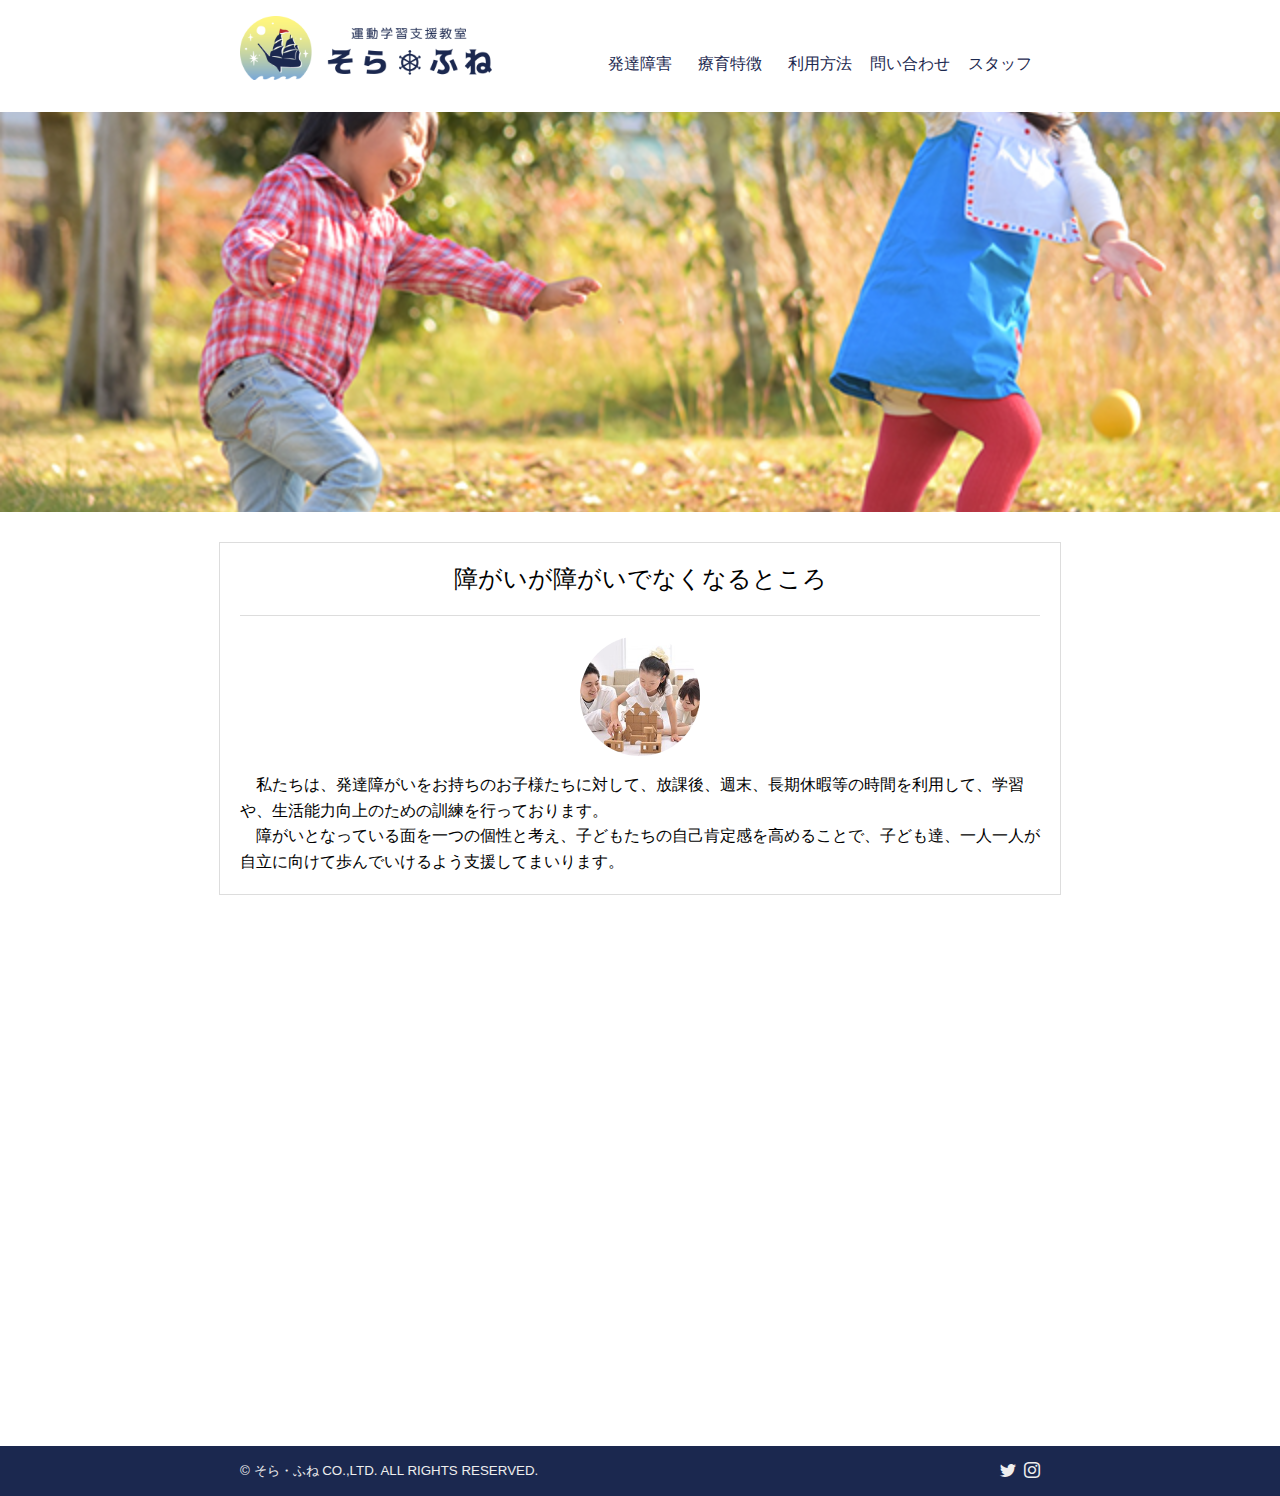
<file: index.html>
<!DOCTYPE html>
<html lang="ja">
<head>
  <meta charset="UTF-8">
  <meta http-equiv="X-UA-Compatible" content="IE=edge">
  <meta name="viewport" content="width=device-width, initial-scale=1.0">
  <title>そら・ふね</title>
  <link rel="icon" href="img/favicon.png">
  <link href="https://fonts.googleapis.com/icon?family=Material+Icons" rel="stylesheet">
  <link rel="stylesheet" href="https://cdn.jsdelivr.net/npm/bootstrap-icons@1.7.2/font/bootstrap-icons.css">
  <link rel="stylesheet" href="css/style.css">
</head>
<body>
  <header>
    <div class="container">
      <div class="logo">
        <a href="index.html">
          <h1><img src="img/logo.png" alt="そら・ふね長浦" width="252" height="64"></h1>
        </a>
      </div>
      <!-- <form action=""><input type="text" name="" id=""><button><i class="bi bi-search"></i></button></form> -->    
      <div class="pc-menu">
        <nav>
          <ul>
            <li><a href="disability.html">発達障害</a></li>
            <li><a href="about.html">療育特徴</a></li>
            <li><a href="flow.html">利用方法</a></li>
            <li><a href="contact.html">問い合わせ</a></li>
            <li><a href="staff.html">スタッフ</a></li>
          </ul>
        </nav>
      </div>
      <div class="sp-menu">
        <span class="material-icons" id="open">menu</span>
        <!-- <nav>
          <ul>
            <li><a href="#"><i class="bi bi-telephone-fill"></i>TEL</a></li>
            <li><a href="#"><i class="bi bi-telegram"></i>Mail</a></li>
          </ul>
      </nav> -->
      </div>
    </div>
  </header>
    <div class="overlay">
    <span class="material-icons" id="close">close</span>
      <nav>
        <ul>
          <li><a href="index.html">HOME</a></li>
          <li><img src="img/buta.png" width="32px" height="32px"><a href="disability.html">　発達障害とは？</a></li>
          <li><img src="img/usi.png"  width="32px" height="32px"><a href="about.html">　そら・ふねの療育</a></li>
          <li><img src="img/nezumi.png"  width="32px" height="32px"><a href="flow.html">　ご利用までの流れ</a></li>
          <li><img src="img/tora.png"  width="32px" height="32px"><a href="contact.html">　お問い合わせ</a></li>
          <li><img src="img/usi.png"  width="32px" height="32px"><a href="staff.html">　スタッフ紹介</a></li>
        </ul>
      </nav>
  </div>





  <section class="hero">
    <img src="img/hero1.png" alt="">
  </section>

  <section class="story">
    <div class="container">
      <h1>障がいが障がいでなくなるところ</h1>
        <figure><img src="img/pic_s1.jpg" alt=""></figure>
      <p>　私たちは、発達障がいをお持ちのお子様たちに対して、放課後、週末、長期休暇等の時間を利用して、学習や、生活能力向上のための訓練を行っております。<br>
　障がいとなっている面を一つの個性と考え、子どもたちの自己肯定感を高めることで、子ども達、一人一人が自立に向けて歩んでいけるよう支援してまいります。
</p>
    </div>
  </section>

  <section class="contents">
    <div class="container">
        <h1 class="animate">Menu</h1>   
      <ul>
        <li class="animate">
          <a href="disability.html">
            <img src="img/pic_s2.jpg" alt="">
            <h2>発達障害とは</h2>
          </a>
        </li>
        <li  class="animate">
          <a href="about.html">
            <img src="img/pic_s3.jpg" alt="">
            <h2>そら・ふねの療育</h2>
          </a>
        </li>
        <li  class="animate">
          <a href="flow.html">
            <img src="img/pic_s2.jpg" alt="">
            <h2>ご利用までの流れ</h2>
          </a>
        </li>
        <li  class="animate">
          <a href="contact.html">
            <img src="img/pic_s3.jpg" alt="">
            <h2>お問い合わせ</h2>
          </a>
        </li>
        <li  class="animate">
          <a href="staff.html">
            <img src="img/pic_s2.jpg" alt="">
            <h2>スタッフ紹介</h2>
          </a>
        </li>
      </ul>
          <a href="#" class="totop animate">トップへ</a>
    </div>
  </section>





  <footer>
    <div class="container">
      <small>&copy; そら・ふね CO.,LTD. ALL RIGHTS RESERVED.</small>
      <ul>
        <li><a href=""><i class="bi bi-twitter"></i></a></li>
        <li><a href=""><i class="bi bi-instagram"></i></a></li>
      </ul>
    </div>
  </footer>

  <script src="js/main.js"></script>
</body>
</html>
</file>
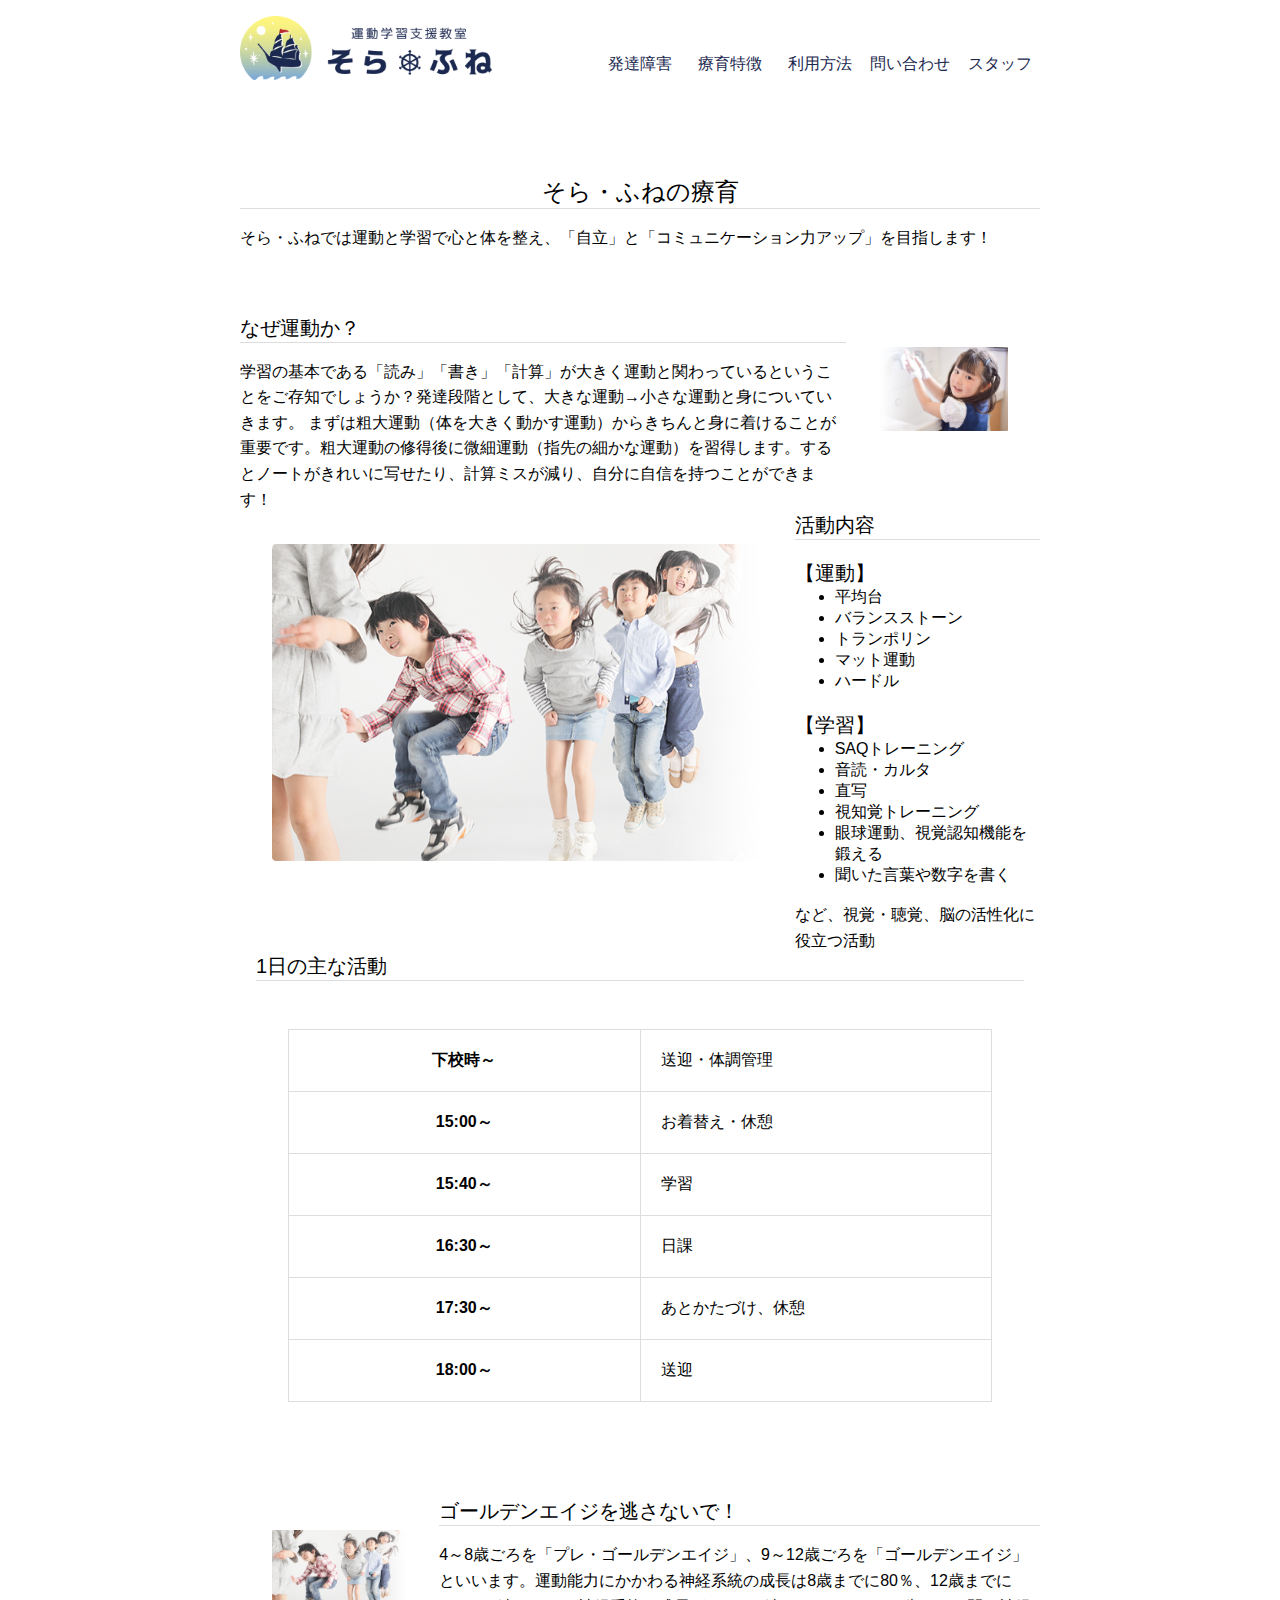
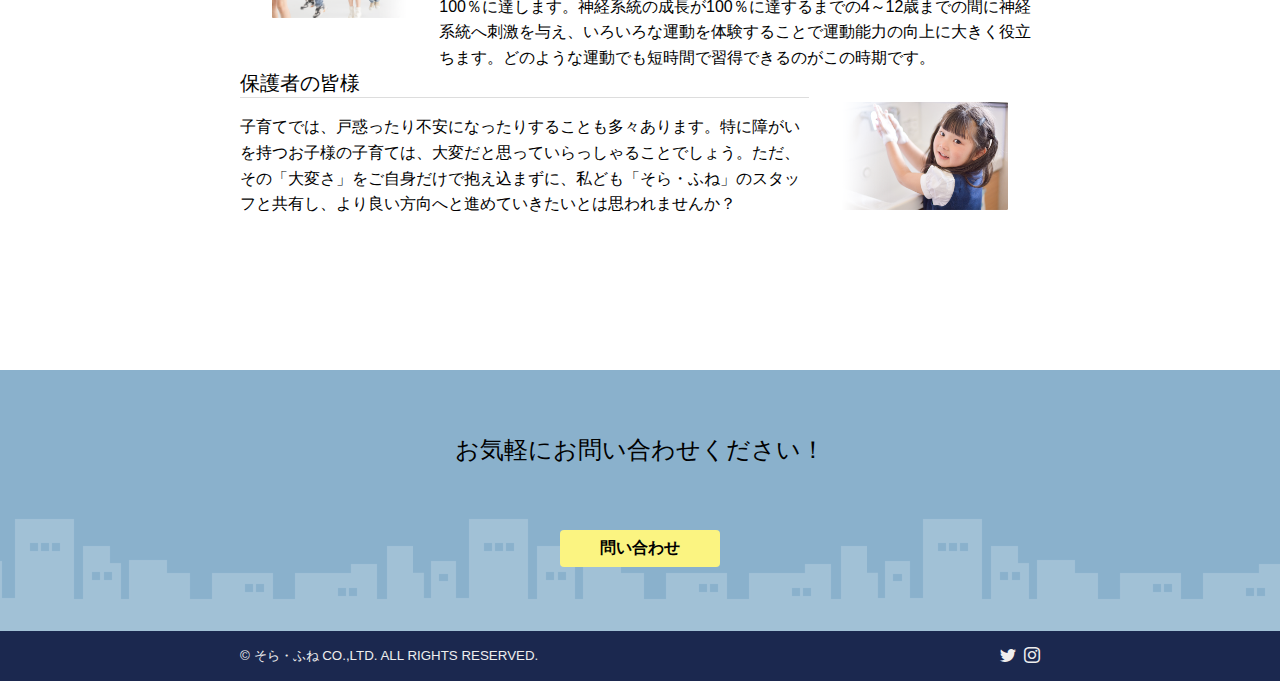
<file: about.html>
<!DOCTYPE html>
<html lang="ja">
<head>
  <meta charset="UTF-8">
  <meta http-equiv="X-UA-Compatible" content="IE=edge">
  <meta name="viewport" content="width=device-width, initial-scale=1.0">
  <title>そら・ふね</title>
  <link rel="icon" href="img/favicon.png">
  <link href="https://fonts.googleapis.com/icon?family=Material+Icons" rel="stylesheet">
  <link rel="stylesheet" href="https://cdn.jsdelivr.net/npm/bootstrap-icons@1.7.2/font/bootstrap-icons.css">
  <link rel="stylesheet" href="css/style.css">
</head>
<body>
  <header>
    <div class="container">
      <div class="logo">
        <a href="index.html">
          <h1><img src="img/logo.png" alt="そら・ふね長浦" width="252" height="64"></h1>
        </a>
      </div>
      <!-- <form action=""><input type="text" name="" id=""><button><i class="bi bi-search"></i></button></form> -->
      
      <div class="pc-menu">
        <nav>
          <ul>
            <li><a href="disability.html">発達障害</a></li>
            <li><a href="about.html">療育特徴</a></li>
            <li><a href="flow.html">利用方法</a></li>
            <li><a href="contact.html">問い合わせ</a></li>
            <li><a href="staff.html">スタッフ</a></li>
          </ul>
        </nav>
      </div>

      <div class="sp-menu">
        <span class="material-icons" id="open">menu</span>
        <!-- <nav>
          <ul>
            <li><a href="#"><i class="bi bi-telephone-fill"></i>TEL</a></li>
            <li><a href="#"><i class="bi bi-telegram"></i>Mail</a></li>
          </ul>
      </nav> -->
      </div>

    </div>
  </header>

    <div class="overlay">
    <span class="material-icons" id="close">close</span>
      <nav>
        <ul>
          <li><a href="index.html">HOME</a></li>
          <li><img src="img/buta.png" width="32px" height="32px"><a href="disability.html">　発達障害とは？</a></li>
          <li><img src="img/usi.png"  width="32px" height="32px"><a href="about.html">　そら・ふねの療育</a></li>
          <li><img src="img/nezumi.png"  width="32px" height="32px"><a href="flow.html">　ご利用までの流れ</a></li>
          <li><img src="img/tora.png"  width="32px" height="32px"><a href="contact.html">　お問い合わせ</a></li>
          <li><img src="img/usi.png"  width="32px" height="32px"><a href="staff.html">　スタッフ紹介</a></li>
        </ul>
      </nav>
  </div>

  <section class="features">
        <div class="container">
          <h1>そら・ふねの療育</h1>
          <p>そら・ふねでは運動と学習で心と体を整え、「自立」と「コミュニケーション力アップ」を目指します！</p>      
        </div>
    
    <div class="container">
      <section>
        <div class="pic">
          <img src="img/migi.png" alt="">
        </div>
        <div class="desc">
          <h2>なぜ運動か？</h2>
          <p>学習の基本である「読み」「書き」「計算」が大きく運動と関わっているということをご存知でしょうか？発達段階として、大きな運動→小さな運動と身についていきます。 まずは粗大運動（体を大きく動かす運動）からきちんと身に着けることが重要です。粗大運動の修得後に微細運動（指先の細かな運動）を習得します。するとノートがきれいに写せたり、計算ミスが減り、自分に自信を持つことができます！</p>
        </div>
      </section>

      <section>
        <div class="pic">
          <img src="img/left.png" alt="">
        </div>
        <div class="desc">
          <h2>活動内容</h2>
          <h3>【運動】</h3>
            <ul>
              <li>平均台</li>
              <li>バランスストーン</li>
              <li>トランポリン</li>
              <li>マット運動</li>
              <li>ハードル</li>
            </ul>
            <p>

            <h3>【学習】</h3>
            <ul>
              <li>SAQトレーニング</li>
              <li>音読・カルタ</li>
              <li>直写</li>
              <li>視知覚トレーニング</li>
              <li>眼球運動、視覚認知機能を鍛える</li>
              <li>聞いた言葉や数字を書く</li>
            </ul>
            <p>など、視覚・聴覚、脳の活性化に役立つ活動</p>
        </div>
      </section>

      <section>
        <div class="container">
          <div class="desc">
              <h2>1日の主な活動</h2>
          </div>
          <div class="pic">  
            <table>
              <tr>
                  <th>下校時～</th>
                  <td>送迎・体調管理</td>
                </tr>
                <tr>
                  <th>15:00～</th>
                  <td>お着替え・休憩</td>
                </tr>
                <tr> 
                  <th>15:40～</th>
                  <td>学習</td>
                </tr>
                <tr> 
                  <th>16:30～</th>
                  <td>日課</td>
                </tr>  
                <tr> 
                  <th>17:30～</th>
                  <td>あとかたづけ、休憩</td>
                </tr>  
                <tr> 
                  <th>18:00～</th>
                  <td>送迎</td>
                </tr>  
            </table>
          </div>
        </div>
      </section>

      <section>
        <div class="pic">
          <img src="img/left.png" alt="">
        </div>
        <div class="desc">
          <h2>ゴールデンエイジを逃さないで！</h2>
          <p>4～8歳ごろを「プレ・ゴールデンエイジ」、9～12歳ごろを「ゴールデンエイジ」といいます。運動能力にかかわる神経系統の成長は8歳までに80％、12歳までに100％に達します。神経系統の成長が100％に達するまでの4～12歳までの間に神経系統へ刺激を与え、いろいろな運動を体験することで運動能力の向上に大きく役立ちます。どのような運動でも短時間で習得できるのがこの時期です。</p>
        </div>
      </section>


      <section>
        <div class="pic">
          <img src="img/migi.png" alt="">
        </div>
        <div class="desc">
          <h2>保護者の皆様</h2>
          <p>子育てでは、戸惑ったり不安になったりすることも多々あります。特に障がいを持つお子様の子育ては、大変だと思っていらっしゃることでしょう。ただ、その「大変さ」をご自身だけで抱え込まずに、私ども「そら・ふね」のスタッフと共有し、より良い方向へと進めていきたいとは思われませんか？</p>
        </div>
      </section>

    </div>
  </section>
  
  <section class="call-to-action">
    <h1>お気軽にお問い合わせください！</h1>
    <a href="#" class="btn">問い合わせ</a>
  </section>

  <footer>
    <div class="container">
      <small>&copy; そら・ふね CO.,LTD. ALL RIGHTS RESERVED.</small>
      <ul>
        <li><a href=""><i class="bi bi-twitter"></i></a></li>
        <li><a href=""><i class="bi bi-instagram"></i></a></li>
      </ul>
    </div>
  </footer>
<script src="js/main.js"></script>
</body>
</html>
</file>
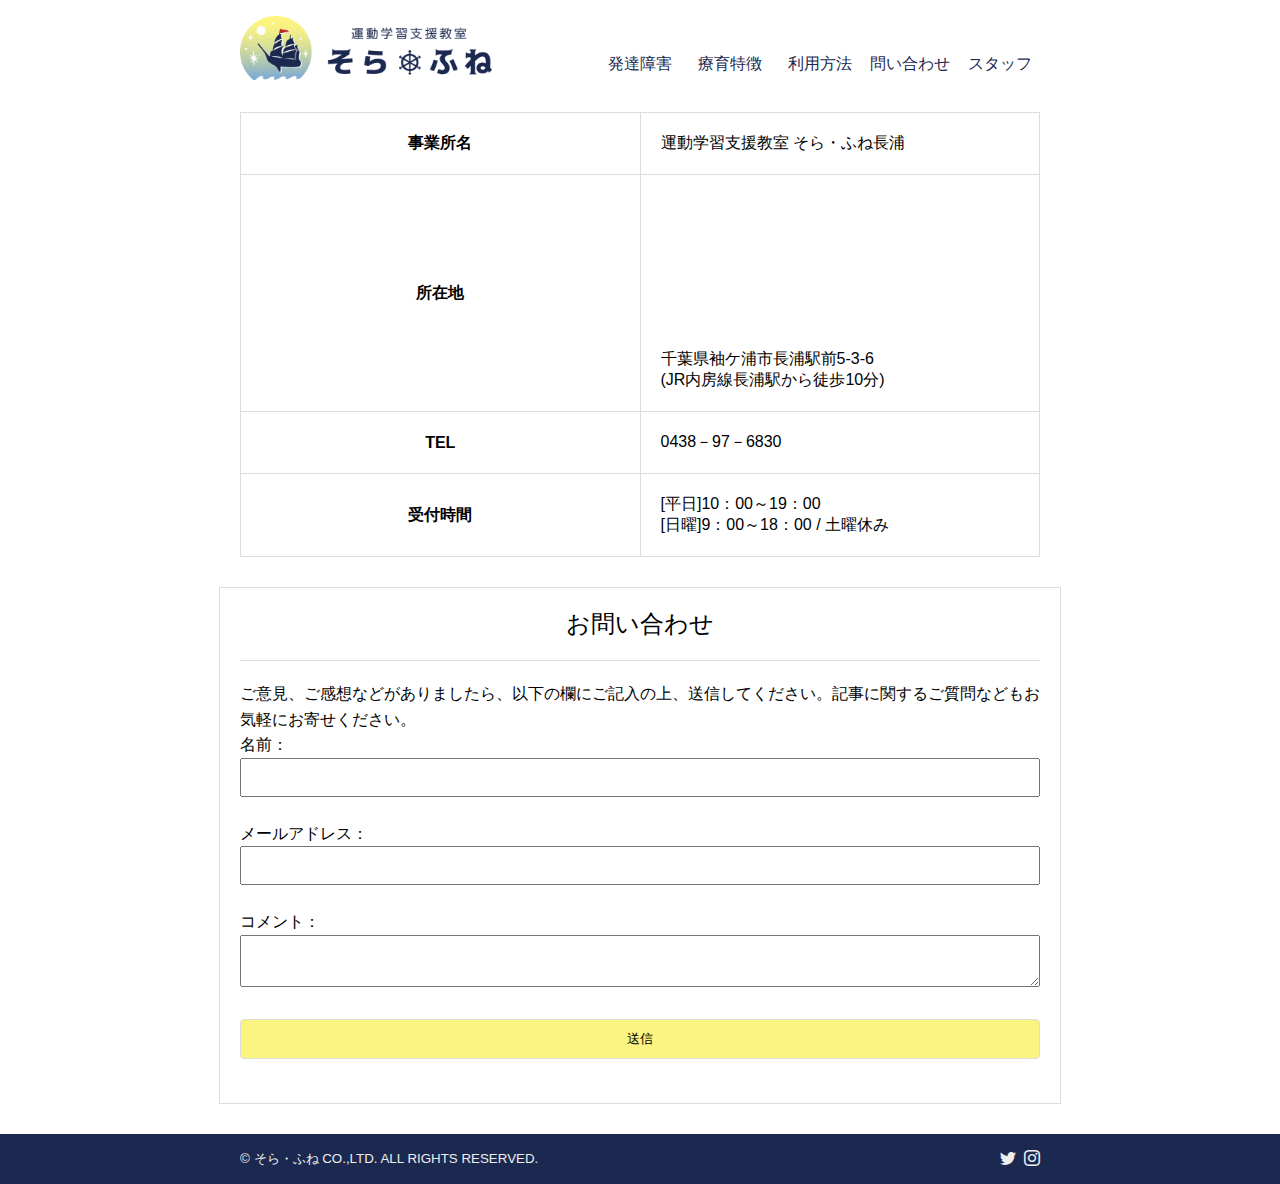
<file: contact.html>
<!DOCTYPE html>
<html lang="ja">
<head>
  <meta charset="UTF-8">
  <meta http-equiv="X-UA-Compatible" content="IE=edge">
  <meta name="viewport" content="width=device-width, initial-scale=1.0">
  <title>そら・ふね</title>
  <link rel="icon" href="img/favicon.png">
  <link href="https://fonts.googleapis.com/icon?family=Material+Icons" rel="stylesheet">
  <link rel="stylesheet" href="https://cdn.jsdelivr.net/npm/bootstrap-icons@1.7.2/font/bootstrap-icons.css">
  <link rel="stylesheet" href="css/style.css">
</head>
<body>
  <header>
    <div class="container">
      <div class="logo">
        <a href="index.html">
          <h1><img src="img/logo.png" alt="そら・ふね長浦" width="252" height="64"></h1>
        </a>
      </div>
      <!-- <form action=""><input type="text" name="" id=""><button><i class="bi bi-search"></i></button></form> -->
      
      <div class="pc-menu">
        <nav>
          <ul>
            <li><a href="disability.html">発達障害</a></li>
            <li><a href="about.html">療育特徴</a></li>
            <li><a href="flow.html">利用方法</a></li>
            <li><a href="contact.html">問い合わせ</a></li>
            <li><a href="staff.html">スタッフ</a></li>
          </ul>
        </nav>
      </div>

      <div class="sp-menu">
        <span class="material-icons" id="open">menu</span>
        <!-- <nav>
          <ul>
            <li><a href="#"><i class="bi bi-telephone-fill"></i>TEL</a></li>
            <li><a href="#"><i class="bi bi-telegram"></i>Mail</a></li>
          </ul>
      </nav> -->
      </div>

    </div>
  </header>

    <div class="overlay">
    <span class="material-icons" id="close">close</span>
      <nav>
        <ul>
          <li><a href="index.html">HOME</a></li>
          <li><img src="img/buta.png" width="32px" height="32px"><a href="disability.html">　発達障害とは？</a></li>
          <li><img src="img/usi.png"  width="32px" height="32px"><a href="about.html">　そら・ふねの療育</a></li>
          <li><img src="img/nezumi.png"  width="32px" height="32px"><a href="flow.html">　ご利用までの流れ</a></li>
          <li><img src="img/tora.png"  width="32px" height="32px"><a href="contact.html">　お問い合わせ</a></li>
          <li><img src="img/usi.png"  width="32px" height="32px"><a href="staff.html">　スタッフ紹介</a></li>
        </ul>
      </nav>
  </div>

  <div class="spread">
    <section class="contact">
      <div class="container">
        <table>
        <tr>
            <th>事業所名</th>
            <td>運動学習支援教室 そら・ふね長浦</td>
          </tr>
          <tr>
            <th>所在地</th>
            <td><iframe src="https://www.google.com/maps/embed?pb=!1m18!1m12!1m3!1d3250.3252529840915!2d140.00306341525248!3d35.44674138024965!2m3!1f0!2f0!3f0!3m2!1i1024!2i768!4f13.1!3m3!1m2!1s0x60187576e8ace43d%3A0x4d8beb11f05c8f7f!2z44CSMjk5LTAyNDYg5Y2D6JGJ55yM6KKW44Kx5rWm5biC6ZW35rWm6aeF5YmN77yV5LiB55uu77yT4oiS77yW!5e0!3m2!1sja!2sjp!4v1641606123327!5m2!1sja!2sjp" width="100%" height="auto" style="border:0;" allowfullscreen="" loading="lazy"></iframe>
              千葉県袖ケ浦市長浦駅前5-3-6<br>(JR内房線長浦駅から徒歩10分)<br>
            </td>
          </tr>
          <tr> 
            <th>TEL</th>
            <td>0438－97－6830</td>
          </tr>
          <tr> 
            <th>受付時間</th>
            <td>[平日]10：00～19：00 <br>[日曜]9：00～18：00 / 土曜休み</td>
          </tr>
        </table> 
      </div>
    </section>
    
    <section class="story">
      <div class="container">
        <h1>お問い合わせ</h1>
        
        <p>ご意見、ご感想などがありましたら、以下の欄にご記入の上、送信してください。記事に関するご質問などもお気軽にお寄せください。</p>
        
        <form>
        <p>
        <label>
        名前：
        <input type="text" name="name">
        </label>
        </p>
        
        <p>
        <label>
        メールアドレス：
        <input type="email" name="mail">
        </label>
        </p>
        
        <p>
        <label> コメント：
        <textarea name="comment"></textarea>
        </label>
        </p>
        
        <p><input type="submit" value="送信"></p>
        </form>
      </div>
    </section>
  </div>


  <footer>
    <div class="container">
      <small>&copy; そら・ふね CO.,LTD. ALL RIGHTS RESERVED.</small>
      <ul>
        <li><a href=""><i class="bi bi-twitter"></i></a></li>
        <li><a href=""><i class="bi bi-instagram"></i></a></li>
      </ul>
    </div>
  </footer>
  <script src="js/main.js"></script>
</body>
</html>
</file>
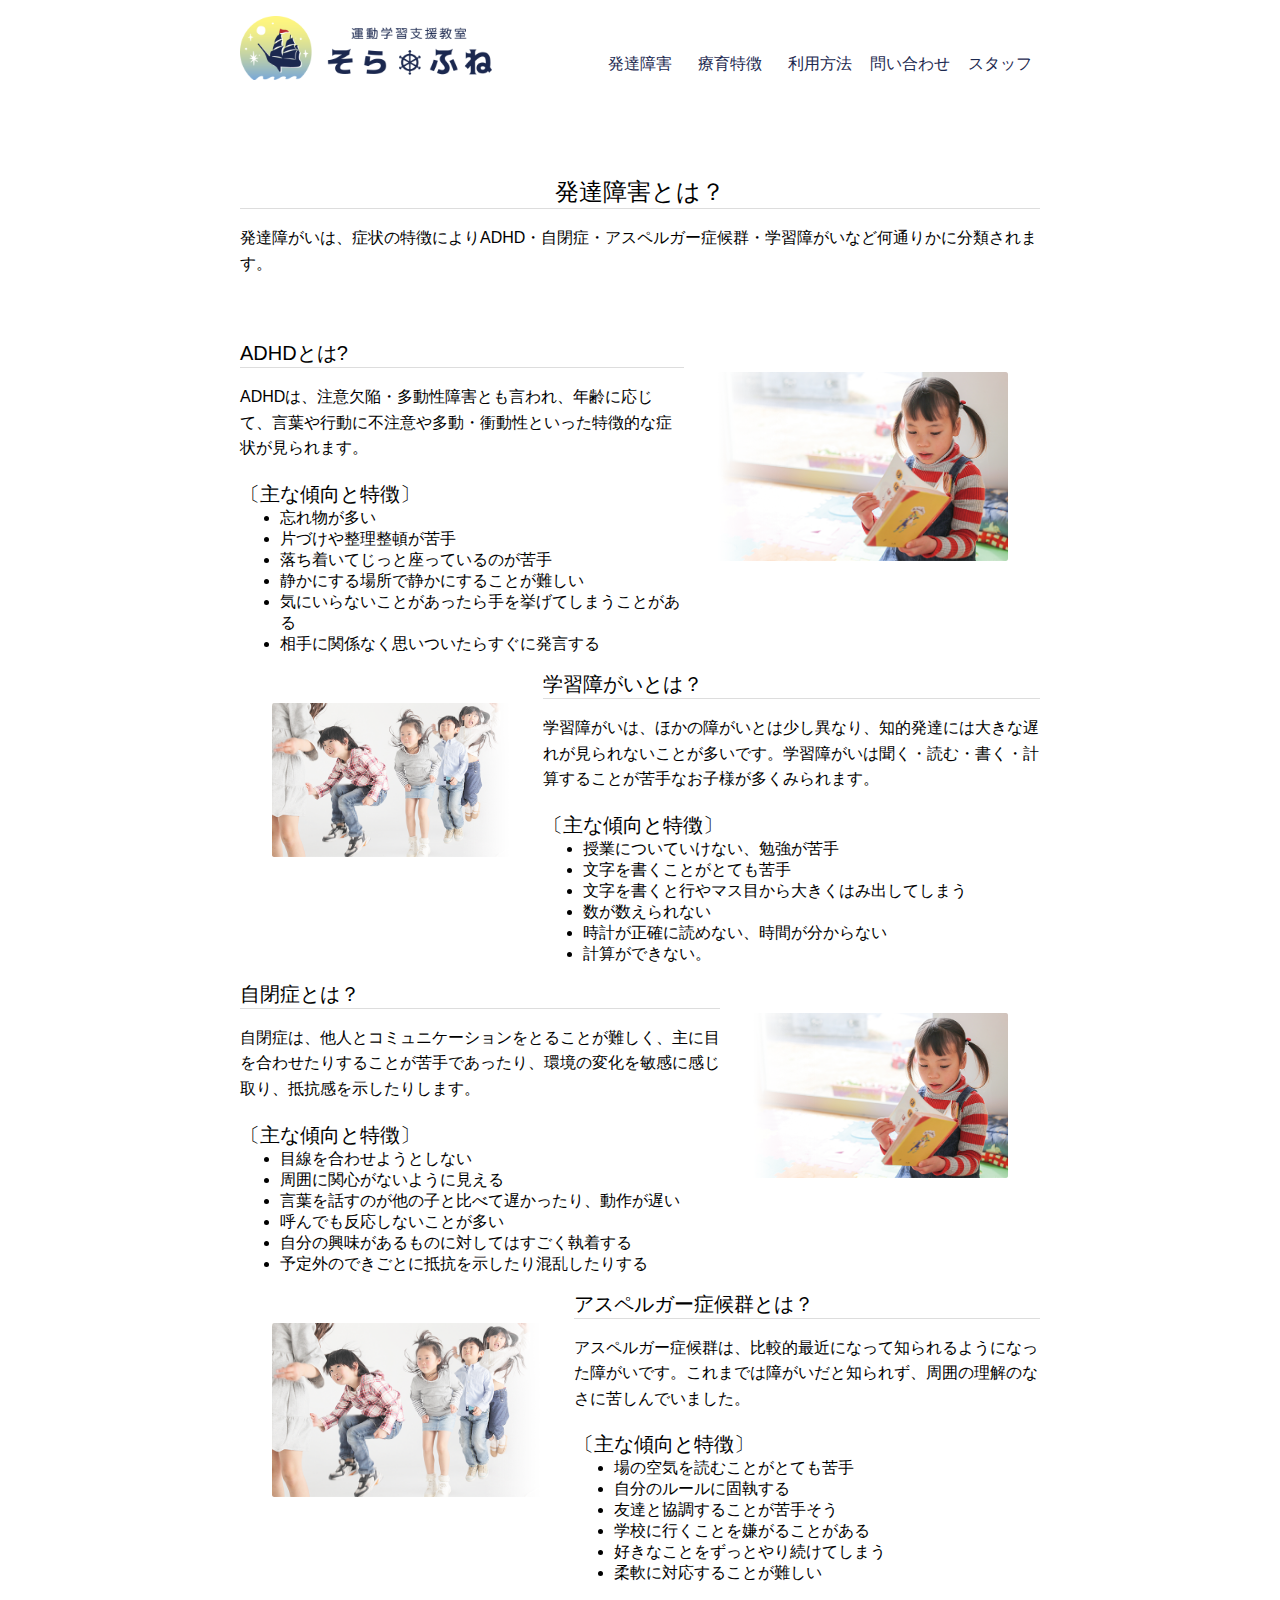
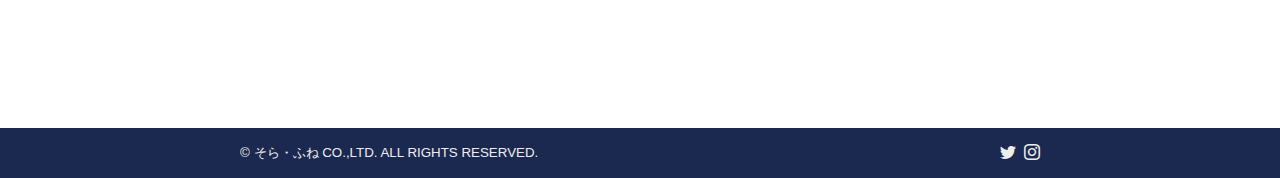
<file: disability.html>
<!DOCTYPE html>
<html lang="ja">
<head>
  <meta charset="UTF-8">
  <meta http-equiv="X-UA-Compatible" content="IE=edge">
  <meta name="viewport" content="width=device-width, initial-scale=1.0">
  <title>そら・ふね</title>
  <link rel="icon" href="img/favicon.png">
  <link href="https://fonts.googleapis.com/icon?family=Material+Icons" rel="stylesheet">
  <link rel="stylesheet" href="https://cdn.jsdelivr.net/npm/bootstrap-icons@1.7.2/font/bootstrap-icons.css">
  <link rel="stylesheet" href="css/style.css">
</head>
<body>
  <header>
    <div class="container">
      <div class="logo">
        <a href="index.html">
          <h1><img src="img/logo.png" alt="そら・ふね長浦" width="252" height="64"></h1>
        </a>
      </div>
      <!-- <form action=""><input type="text" name="" id=""><button><i class="bi bi-search"></i></button></form> -->
      
      <div class="pc-menu">
        <nav>
          <ul>
            <li><a href="disability.html">発達障害</a></li>
            <li><a href="about.html">療育特徴</a></li>
            <li><a href="flow.html">利用方法</a></li>
            <li><a href="contact.html">問い合わせ</a></li>
            <li><a href="staff.html">スタッフ</a></li>
          </ul>
        </nav>
      </div>

      <div class="sp-menu">
        <span class="material-icons" id="open">menu</span>
        <!-- <nav>
          <ul>
            <li><a href="#"><i class="bi bi-telephone-fill"></i>TEL</a></li>
            <li><a href="#"><i class="bi bi-telegram"></i>Mail</a></li>
          </ul>
      </nav> -->
      </div>

    </div>
  </header>

    <div class="overlay">
    <span class="material-icons" id="close">close</span>
      <nav>
        <ul>
          <li><a href="index.html">HOME</a></li>
          <li><img src="img/buta.png" width="32px" height="32px"><a href="disability.html">　発達障害とは？</a></li>
          <li><img src="img/usi.png"  width="32px" height="32px"><a href="about.html">　そら・ふねの療育</a></li>
          <li><img src="img/nezumi.png"  width="32px" height="32px"><a href="flow.html">　ご利用までの流れ</a></li>
          <li><img src="img/tora.png"  width="32px" height="32px"><a href="contact.html">　お問い合わせ</a></li>
          <li><img src="img/usi.png"  width="32px" height="32px"><a href="staff.html">　スタッフ紹介</a></li>
        </ul>
      </nav>
  </div>

  <!-- <section class="hero_dis">
    <div class="container">
      <div class="desc">
        <h1>発達障害とは？</h1>
        <p>発達障がいは、症状の特徴によりADHD・自閉症・アスペルガー症候群・学習障がいなど何通りかに分類されます。
</p>
      </div>
      <div class="pic">
        <img src="img/hero_dis.png" alt="" width="320" height="330">
      </div>
    </div>
  </section> -->

  <section class="features">
  
      <div class="container">
        <h1>発達障害とは？</h1>
        <p>発達障がいは、症状の特徴によりADHD・自閉症・アスペルガー症候群・学習障がいなど何通りかに分類されます。</p>      
      </div>

    <div class="container">
      <section>
        <div class="pic">
          <img src="img/right.png" alt="">
        </div>
        <div class="desc">
          <h2>ADHDとは?</h2>
          <p>ADHDは、注意欠陥・多動性障害とも言われ、年齢に応じて、言葉や行動に不注意や多動・衝動性といった特徴的な症状が見られます。</p>
          <h3>〔主な傾向と特徴〕</h3>
          <ul>
            <li>忘れ物が多い</li>
            <li>片づけや整理整頓が苦手</li>
            <li>落ち着いてじっと座っているのが苦手</li>
            <li>静かにする場所で静かにすることが難しい</li>
            <li>気にいらないことがあったら手を挙げてしまうことがある</li>
            <li>相手に関係なく思いついたらすぐに発言する</li>
          </ul>
        </div>
      </section>

      <section>
        <div class="pic">
          <img src="img/left.png" alt="">
        </div>
        <div class="desc">
          <h2>学習障がいとは？</h2>
          <p>学習障がいは、ほかの障がいとは少し異なり、知的発達には大きな遅れが見られないことが多いです。学習障がいは聞く・読む・書く・計算することが苦手なお子様が多くみられます。</p>
         <h3>〔主な傾向と特徴〕</h3>
          <ul>
            <li>授業についていけない、勉強が苦手</li>
            <li>文字を書くことがとても苦手</li>
            <li>文字を書くと行やマス目から大きくはみ出してしまう</li>
            <li>数が数えられない</li>
            <li>時計が正確に読めない、時間が分からない</li>
            <li>計算ができない。</li>
          </ul>
        </div>
      </section>
      <section>
        <div class="pic">
          <img src="img/right.png" alt="">
        </div>
        <div class="desc">
          <h2>自閉症とは？</h2>
          <p>自閉症は、他人とコミュニケーションをとることが難しく、主に目を合わせたりすることが苦手であったり、環境の変化を敏感に感じ取り、抵抗感を示したりします。</p>
          <h3>〔主な傾向と特徴〕</h3>
          <ul>
            <li>目線を合わせようとしない</li>
            <li>周囲に関心がないように見える</li>
            <li>言葉を話すのが他の子と比べて遅かったり、動作が遅い</li>
            <li>呼んでも反応しないことが多い</li>
            <li>自分の興味があるものに対してはすごく執着する</li>
            <li>予定外のできごとに抵抗を示したり混乱したりする</li>
          </ul>
        </div>
      </section>
      <section>
        <div class="pic">
          <img src="img/left.png" alt="">
        </div>
        <div class="desc">
          <h2>アスペルガー症候群とは？</h2>
          <p>アスペルガー症候群は、比較的最近になって知られるようになった障がいです。これまでは障がいだと知られず、周囲の理解のなさに苦しんでいました。</p>
          <h3>〔主な傾向と特徴〕</h3>
          <ul>
            <li>場の空気を読むことがとても苦手</li>
            <li>自分のルールに固執する</li>
            <li>友達と協調することが苦手そう</li>
            <li>学校に行くことを嫌がることがある</li>
            <li>好きなことをずっとやり続けてしまう</li>
            <li>柔軟に対応することが難しい</li>
          </ul>
        </div>
      </section>

    </div>
  </section>

  <footer>
    <div class="container">
      <small>&copy; そら・ふね CO.,LTD. ALL RIGHTS RESERVED.</small>
      <ul>
        <li><a href=""><i class="bi bi-twitter"></i></a></li>
        <li><a href=""><i class="bi bi-instagram"></i></a></li>
      </ul>
    </div>
  </footer>
<script src="js/main.js"></script>
</body>
</html>
</file>
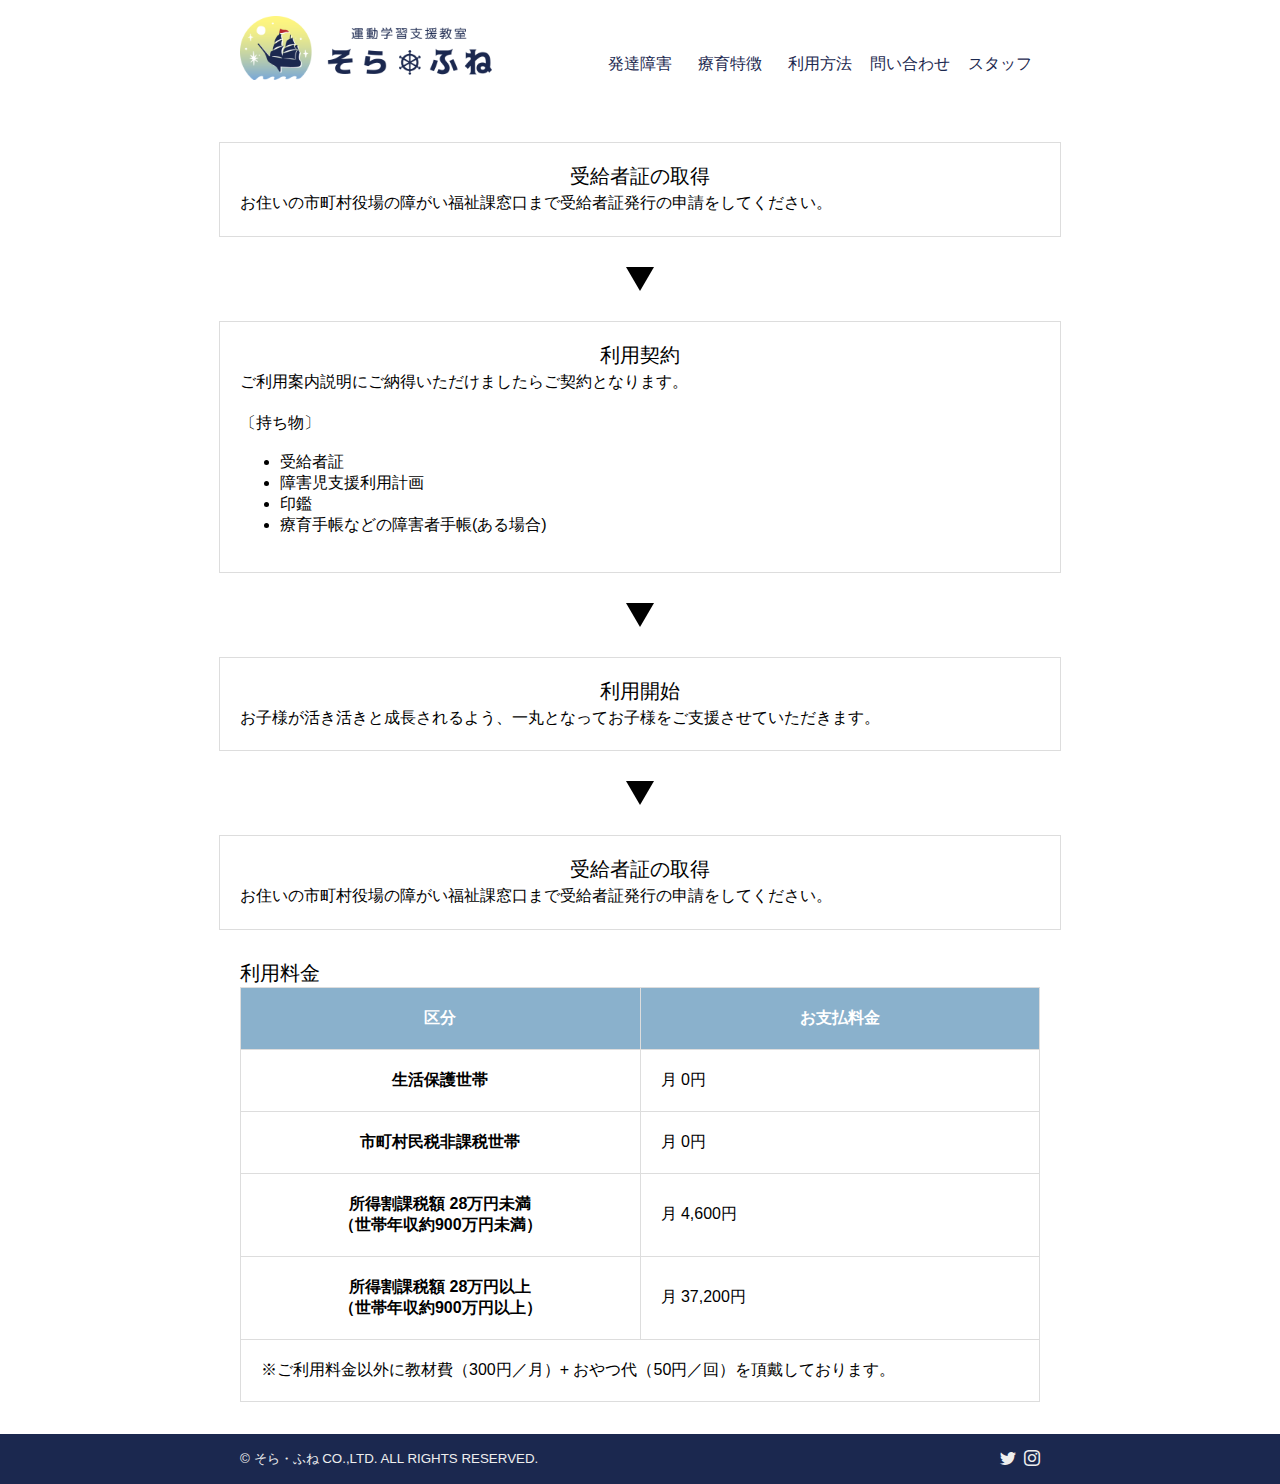
<file: flow.html>
<!DOCTYPE html>
<html lang="ja">
<head>
  <meta charset="UTF-8">
  <meta http-equiv="X-UA-Compatible" content="IE=edge">
  <meta name="viewport" content="width=device-width, initial-scale=1.0">
  <title>そら・ふね</title>
  <link rel="icon" href="img/favicon.png">
  <link href="https://fonts.googleapis.com/icon?family=Material+Icons" rel="stylesheet">
  <link rel="stylesheet" href="https://cdn.jsdelivr.net/npm/bootstrap-icons@1.7.2/font/bootstrap-icons.css">
  <link rel="stylesheet" href="css/style.css">
</head>
<body>
  <header>
    <div class="container">
      <div class="logo">
        <a href="index.html">
          <h1><img src="img/logo.png" alt="そら・ふね長浦" width="252" height="64"></h1>
        </a>
      </div>
      <!-- <form action=""><input type="text" name="" id=""><button><i class="bi bi-search"></i></button></form> -->
      
      <div class="pc-menu">
        <nav>
          <ul>
            <li><a href="disability.html">発達障害</a></li>
            <li><a href="about.html">療育特徴</a></li>
            <li><a href="flow.html">利用方法</a></li>
            <li><a href="contact.html">問い合わせ</a></li>
            <li><a href="staff.html">スタッフ</a></li>
          </ul>
        </nav>
      </div>

      <div class="sp-menu">
        <span class="material-icons" id="open">menu</span>
        <!-- <nav>
          <ul>
            <li><a href="#"><i class="bi bi-telephone-fill"></i>TEL</a></li>
            <li><a href="#"><i class="bi bi-telegram"></i>Mail</a></li>
          </ul>
      </nav> -->
      </div>

    </div>
  </header>

    <div class="overlay">
    <span class="material-icons" id="close">close</span>
      <nav>
        <ul>
          <li><a href="index.html">HOME</a></li>
          <li><img src="img/buta.png" width="32px" height="32px"><a href="disability.html">　発達障害とは？</a></li>
          <li><img src="img/usi.png"  width="32px" height="32px"><a href="about.html">　そら・ふねの療育</a></li>
          <li><img src="img/nezumi.png"  width="32px" height="32px"><a href="flow.html">　ご利用までの流れ</a></li>
          <li><img src="img/tora.png"  width="32px" height="32px"><a href="contact.html">　お問い合わせ</a></li>
          <li><img src="img/usi.png"  width="32px" height="32px"><a href="staff.html">　スタッフ紹介</a></li>
        </ul>
      </nav>
  </div>

 <section class="story">
    <div class="container">
      <h2>受給者証の取得</h2>
      <p>
        お住いの市町村役場の障がい福祉課窓口まで受給者証発行の申請をしてください。
      </p>
    </div>
    <div class="triangle"></div>

    <div class="container">
      <h2>利用契約</h2>
      <p>
        ご利用案内説明にご納得いただけましたらご契約となります。
      </p>
    <p>〔持ち物〕</p>
      <ul>
        <li>受給者証</li>
        <li>障害児支援利用計画</li>
        <li>印鑑</li>
        <li>療育手帳などの障害者手帳(ある場合)</li>
      </ul>
    </div>
    <div class="triangle"></div>

    <div class="container">
      <h2>利用開始</h2>
      <p>
        お子様が活き活きと成長されるよう、一丸となってお子様をご支援させていただきます。
      </p>
    </div>
    <div class="triangle"></div>

    <div class="container">
      <h2>受給者証の取得</h2>
      <p>
        お住いの市町村役場の障がい福祉課窓口まで受給者証発行の申請をしてください。
      </p>
    </div> 
  </section>

<section class="table">
    <div class="container">
      <h2>利用料金</h2>
      <table>
        <thead>
          <tr>
            <th>区分</th>
            <th>お支払料金</th>
          </tr>
        </thead>
        <tbody>
          <tr>
            <th>生活保護世帯</th>
            <td>月 0円</td>
          </tr>
          <tr>
            <th>市町村民税非課税世帯</th>
            <td>月 0円</td>
          </tr>
          <tr>
            <th>所得割課税額 28万円未満<br>（世帯年収約900万円未満）</th>
            <td>月 4,600円</td>
          </tr>
          <tr>
            <th>所得割課税額 28万円以上<br>（世帯年収約900万円以上）</th>
            <td>月 37,200円</td>
          </tr>
          <tr>
            <td colspan="2">※ご利用料金以外に教材費（300円／月）+ おやつ代（50円／回）を頂戴しております。</td>
          </tr>
        </tbody>
      </table>
    </div>
  </section>

  <footer>
    <div class="container">
      <small>&copy; そら・ふね CO.,LTD. ALL RIGHTS RESERVED.</small>
      <ul>
        <li><a href=""><i class="bi bi-twitter"></i></a></li>
        <li><a href=""><i class="bi bi-instagram"></i></a></li>
      </ul>
    </div>
  </footer>  
  
  <script src="js/main.js"></script>
</body>
</html>
</file>
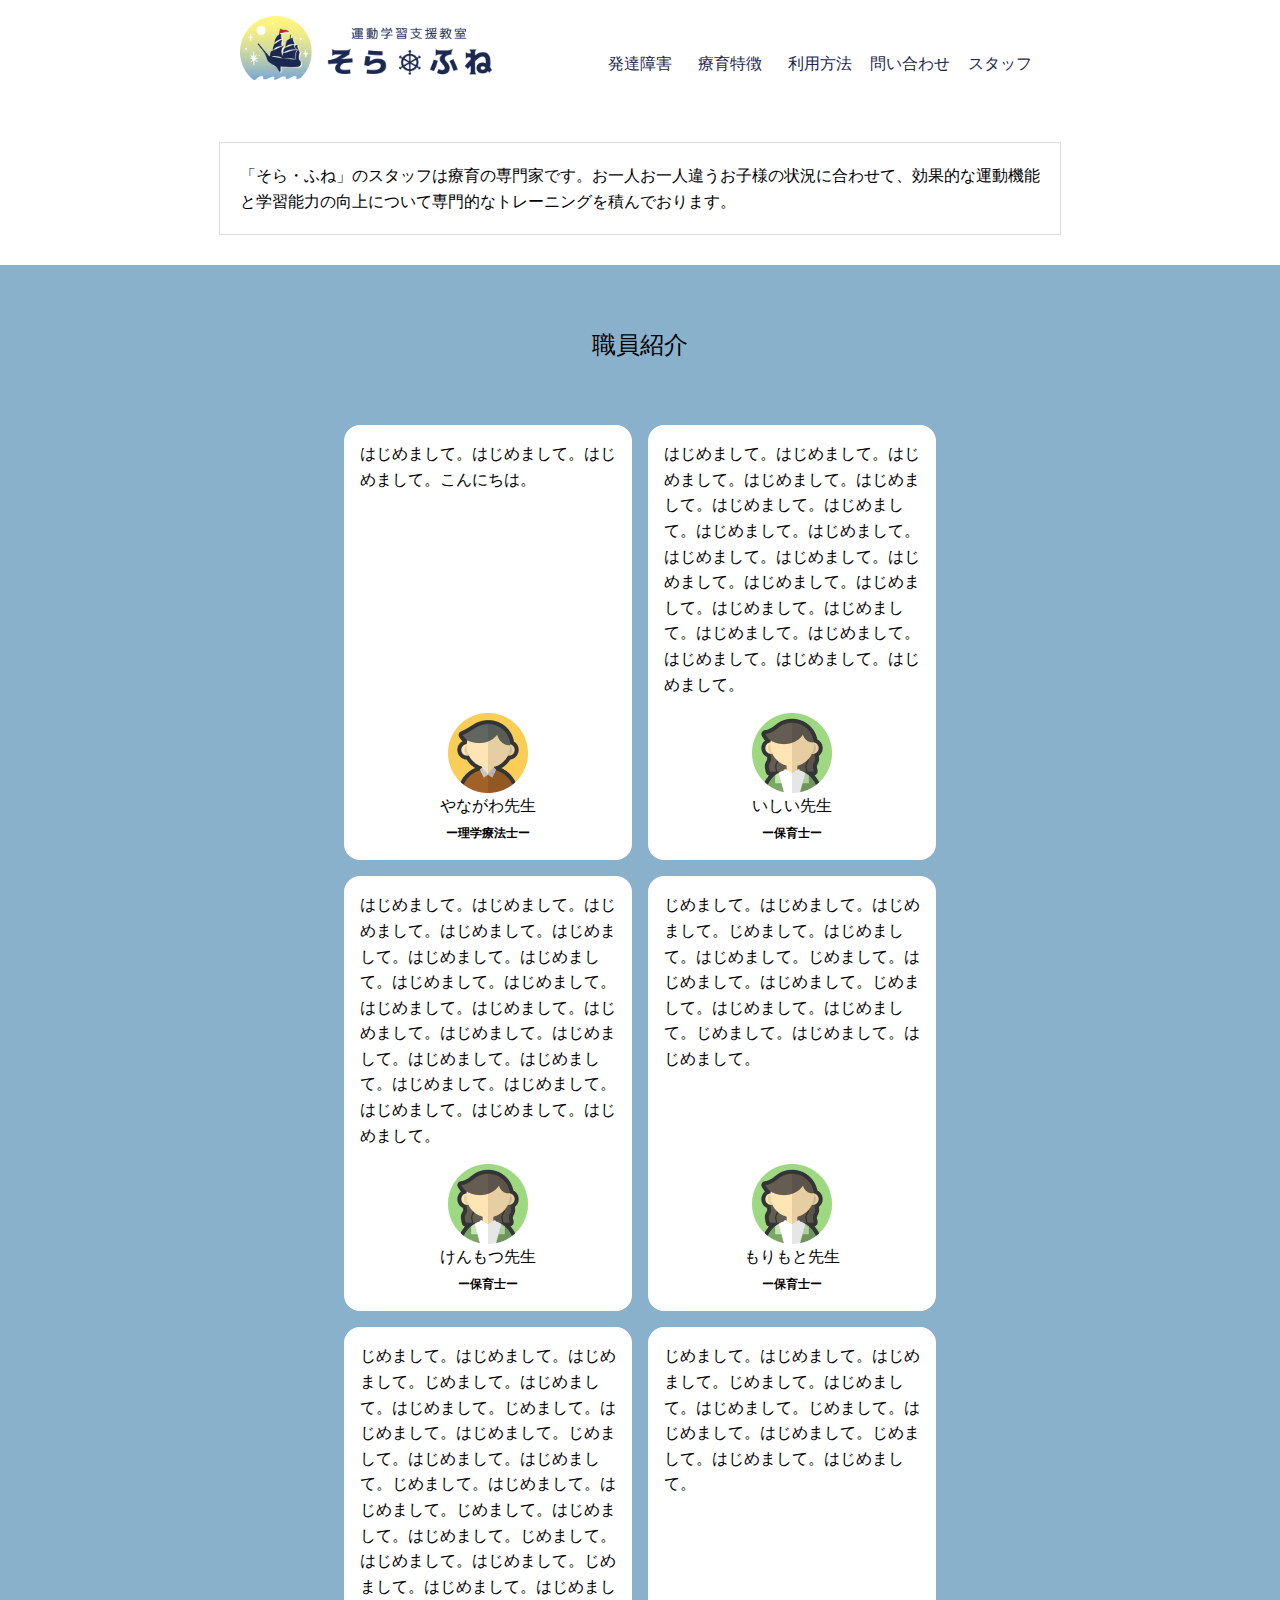
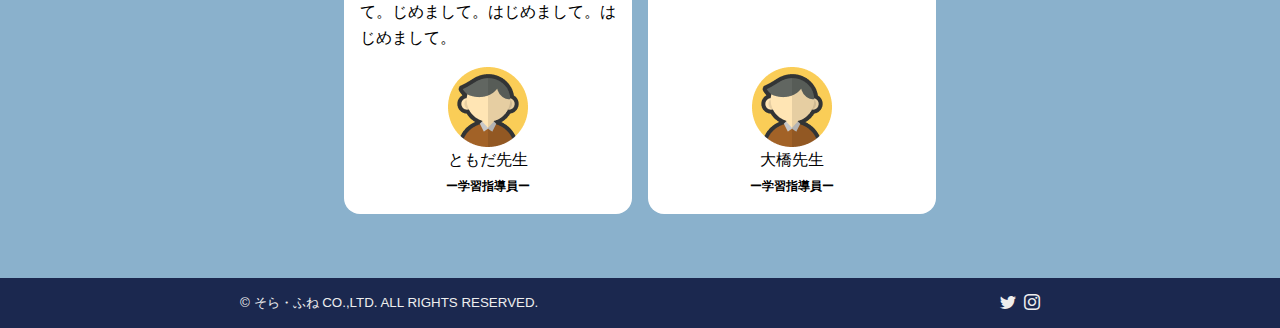
<file: staff.html>
<!DOCTYPE html>
<html lang="ja">
<head>
  <meta charset="UTF-8">
  <meta http-equiv="X-UA-Compatible" content="IE=edge">
  <meta name="viewport" content="width=device-width, initial-scale=1.0">
  <title>そら・ふね</title>
  <link rel="icon" href="img/favicon.png">
  <link href="https://fonts.googleapis.com/icon?family=Material+Icons" rel="stylesheet">
  <link rel="stylesheet" href="https://cdn.jsdelivr.net/npm/bootstrap-icons@1.7.2/font/bootstrap-icons.css">
  <link rel="stylesheet" href="css/style.css">
</head>
<body>
  <header>
    <div class="container">
      <div class="logo">
        <a href="index.html">
          <h1><img src="img/logo.png" alt="そら・ふね長浦" width="252" height="64"></h1>
        </a>
      </div>
      <!-- <form action=""><input type="text" name="" id=""><button><i class="bi bi-search"></i></button></form> -->
      
      <div class="pc-menu">
        <nav>
          <ul>
            <li><a href="disability.html">発達障害</a></li>
            <li><a href="about.html">療育特徴</a></li>
            <li><a href="flow.html">利用方法</a></li>
            <li><a href="contact.html">問い合わせ</a></li>
            <li><a href="staff.html">スタッフ</a></li>
          </ul>
        </nav>
      </div>

      <div class="sp-menu">
        <span class="material-icons" id="open">menu</span>
        <!-- <nav>
          <ul>
            <li><a href="#"><i class="bi bi-telephone-fill"></i>TEL</a></li>
            <li><a href="#"><i class="bi bi-telegram"></i>Mail</a></li>
          </ul>
      </nav> -->
      </div>

    </div>
  </header>

    <div class="overlay">
    <span class="material-icons" id="close">close</span>
      <nav>
        <ul>
          <li><a href="index.html">HOME</a></li>
          <li><img src="img/buta.png" width="32px" height="32px"><a href="disability.html">　発達障害とは？</a></li>
          <li><img src="img/usi.png"  width="32px" height="32px"><a href="about.html">　そら・ふねの療育</a></li>
          <li><img src="img/nezumi.png"  width="32px" height="32px"><a href="flow.html">　ご利用までの流れ</a></li>
          <li><img src="img/tora.png"  width="32px" height="32px"><a href="contact.html">　お問い合わせ</a></li>
          <li><img src="img/usi.png"  width="32px" height="32px"><a href="staff.html">　スタッフ紹介</a></li>
        </ul>
      </nav>
  </div>
  
  <section class="story">
    <div class="container">
      <p>
        「そら・ふね」のスタッフは療育の専門家です。お一人お一人違うお子様の状況に合わせて、効果的な運動機能と学習能力の向上について専門的なトレーニングを積んでおります。
      </p>
    </div>
  </section>

  <section class="staffs">
    <h1>職員紹介</h1>
    <div class="container">
      <section>
        <p>はじめまして。はじめまして。はじめまして。こんにちは。</p>
        <footer>
          <img src="img/user2.png" alt="" width="80" height="80">
          <p>やながわ先生<br><span>ー理学療法士ー</span></p>
        </footer>
      </section>

      <section>
        <p>はじめまして。はじめまして。はじめまして。はじめまして。はじめまして。はじめまして。はじめまして。はじめまして。はじめまして。はじめまして。はじめまして。はじめまして。はじめまして。はじめまして。はじめまして。はじめまして。はじめまして。はじめまして。はじめまして。はじめまして。はじめまして。</p>
        <footer>
          <img src="img/user1.png" alt="" width="80" height="80">
          <p>いしい先生<br><span>ー保育士ー</span></p>
        </footer>
      </section>
      <section>
        <p>はじめまして。はじめまして。はじめまして。はじめまして。はじめまして。はじめまして。はじめまして。はじめまして。はじめまして。はじめまして。はじめまして。はじめまして。はじめまして。はじめまして。はじめまして。はじめまして。はじめまして。はじめまして。はじめまして。はじめまして。はじめまして。</p>
        <footer>
          <img src="img/user1.png" alt="" width="80" height="80">
          <p>けんもつ先生<br><span>ー保育士ー</span></p>
        </footer>
      </section>
      <section>
        <p>じめまして。はじめまして。はじめまして。じめまして。はじめまして。はじめまして。じめまして。はじめまして。はじめまして。じめまして。はじめまして。はじめまして。じめまして。はじめまして。はじめまして。</p>
        <footer>
          <img src="img/user1.png" alt="" width="80" height="80">
          <p>もりもと先生<br><span>ー保育士ー</span></p>
        </footer>
      </section>
      <section>
        <p>じめまして。はじめまして。はじめまして。じめまして。はじめまして。はじめまして。じめまして。はじめまして。はじめまして。じめまして。はじめまして。はじめまして。じめまして。はじめまして。はじめまして。じめまして。はじめまして。はじめまして。じめまして。はじめまして。はじめまして。じめまして。はじめまして。はじめまして。じめまして。はじめまして。はじめまして。</p>
        <footer>
          <img src="img/user2.png" alt="" width="80" height="80">
          <p>ともだ先生<br><span>ー学習指導員ー</span></p>
        </footer>
      </section>
      <section>
        <p>じめまして。はじめまして。はじめまして。じめまして。はじめまして。はじめまして。じめまして。はじめまして。はじめまして。じめまして。はじめまして。はじめまして。</p>
        <footer>
          <img src="img/user2.png" alt="" width="80" height="80">
          <p>大橋先生<br><span>ー学習指導員ー</span></p>
        </footer>
      </section>

    </div>
  </section>

  <footer>
    <div class="container">
      <small>&copy; そら・ふね CO.,LTD. ALL RIGHTS RESERVED.</small>
      <ul>
        <li><a href=""><i class="bi bi-twitter"></i></a></li>
        <li><a href=""><i class="bi bi-instagram"></i></a></li>
      </ul>
    </div>
  </footer>
  <script src="js/main.js"></script>
</body>
</html>
</file>
<file: css/style.css>
/* common */
html{
height: 100%;
}

body{
  height: 100%;
  margin: 0;
  font-family: Arial, Helvetica, sans-serif;
  display: flex;
  flex-direction: column;
}

h1,h2,h3{
  font-weight: normal;
}
h1{
  font-size: 24px;
  margin: 0;
}
h2{
  font-size: 20px;
  margin: 0;
}
h3{
  font-size: 20px;
  margin-bottom: 0;
}

p{
  margin: 0;
  line-height: 1.6;
}

p + p{
  margin-top: 16px;
}

img{
  vertical-align: bottom;
}

.btn{
  display: block;
  width: 160px;
  background-color: #fbf481;
  border: none;
  text-align: center;
  padding: 8px 0;
  border-radius: 4px;
  font-weight: bold;
}

.container{
  margin: 0 16px;
  /* outline: 2px solid red; */
}



a{
  text-decoration: none;
  color: inherit;
  transition: opacity .3s;
}
a:hover{
  opacity: .5;
}

table {
	border-collapse: collapse;
  table-layout: fixed;
  width: 100%;
}

thead{
	background-color: #8ab1cc;
  color: #ffffff;
}

th, td {
	border: solid 1px #dddddd;
	padding: 20px;
}

tbody th {
	/* width: 4em; */
	text-align: center;
  /* background-color: #dddddd; */
}

td {
	/* background-color: #dddddd; */
}

.spread{
  flex: 1;
}


/* header */
header{
  padding: 16px 16px;
}



header .container{
  display: flex;
  /* justify-content: space-between; */
  /* align-items: flex-end; */
}

.sp-menu{
  margin-left: auto;
  line-height: 64px;
  padding-top: 16px;
}

.sp-menu #open{
  font-size: 32px;
  cursor: pointer;
  /* line-height: 64px; */
}
.sp-menu #open.hide{
  display: none;
}

.overlay #close {
  position: absolute;
  top: 38px;
  right: 32px;
  font-size: 32px;
  cursor: pointer;
}

/* メニュー */
.overlay{
  position: fixed;
  top:0;
  bottom: 0;
  right: 0;
  left: 0;
  background-color:rgba(255,255,255,0.95);
  text-align: center;
  padding: 64px;
  opacity: 0;
  pointer-events: none;
  transition: opacity .6s;
}

.overlay.show {
  opacity: 1;
  pointer-events: auto;
}

.overlay ul{
  list-style-type: none;
  margin: 0;
  padding: 0;
}

.overlay li{
  margin-top: 24px;
  opacity: 0;
  transform: translateY(16px);
  transition: opacity .3s, transform .3s;
  font-size: 24px;
}

.overlay li img{
  padding-bottom: 5px;
}

.overlay.show li{
  opacity: 1;
  transform: none;
}

.overlay.show li:nth-child(1){
  transition-delay: .1s;
}
.overlay.show li:nth-child(2){
  transition-delay: .2s;
}
.overlay.show li:nth-child(3){
  transition-delay: .3s;
}
.overlay.show li:nth-child(4){
  transition-delay: .4s;
}
.overlay.show li:nth-child(5){
  transition-delay: .5s;
}
.overlay.show li:nth-child(6){
  transition-delay: .6s;
}

/* header ul{
  display: flex;
}
header li a{
  display: flex;
  flex-direction: column;
  font-size: 12px;
  text-align: center;
  color:#000066;
}
header li a i{
  font-size: 16px;
}
header li + li{
  margin-left: 16px;
} 

header li {
  margin-left: 24px;
}  */

header form{
  display: none;
}
header input,
header button{
  all:unset;
}
header input{
  border-bottom: 1px solid #dddddd;
  padding: 4px;
  width: 300px;
}
header button{
  cursor: pointer;
}

/* hero */
.hero img{
  width: 100%;
  height: 400px;
  object-fit: cover;
}

/* story */
.story .container{
  border: solid 1px #dddddd;
	padding: 20px;
	margin-top: 30px;
	margin-bottom: 30px;
	text-align: center;
}
.story .container h1{
  	border-bottom: solid 1px #dddddd;
    padding-bottom: 20px;
    margin-bottom: 20px;
    font-weight: normal;
}

.story .container img{
  width: 120px;
	height: 120px;
	border-radius: 50%;
}

.story .container p{
  text-align: left;
}

.story li{
  text-align: left;
}

/* contents */
.contents ul{
  list-style: none;
  margin: 0;
  padding: 0;
}
.contents{
  padding: 80px 80px;
}

.contents h1{
  text-align: center;
}

.contents ul{
  margin-top: 32px;
  display: flex;
  flex-wrap: wrap;
  gap: 16px;
}

.contents li{
  /* width: calc((100% - 16px) / 2); */
  /* outline: 2px solid blue; */
  width: calc(100% - 16px);
}

.contents li{
    margin-top: 40px;
}

.contents li img{
  width: 100%;
  border-radius: 50%;
}

.contents li h2{
  font-size: 16px;
  margin-top: 8px;
  text-align: center;
}

.contents li a{
  display: block;
}

.contents .totop{
  display: block;
  width: 70%;
  line-height: 48px;
  border: 2px solid #dddddd;
  text-align: center;
  margin: 32px auto 0;
}

/* features */
.features{
  padding: 64px 0;
}
.features .container{
  margin-bottom: 64px;
}

.features h1{
  border-bottom: solid 1px #dddddd;
  margin-bottom: 16px;
  text-align: center;
}
.features h2{
  	border-bottom: solid 1px #dddddd;
    margin-bottom: 16px;
}
/* .features h3{
  font-weight: normal;
  margin-bottom: 0;
} */

.features .pic{
  padding: 32px;
}
.features img{
  width: 100%;
}
.features ul{
  margin-top: 0;
}

.features .section + .section{
  margin-top: 40px;
}

/* staffs */
.staffs{
  background:#8ab1cc;
  padding: 64px 0;
}
                        /* ?????要検討 */
      
.staffs footer{
  background: #fff;
  padding: 0;
  color: #000;
  gap: 8px;
  margin-top: 16px;
  text-align: center;
}

.staffs section + section{
  margin-top: 16px;
}

.staffs h1{
  text-align: center;
  padding-bottom: 64px;
}
.staffs span{
  font-size: 12px;
  font-weight: bold;
}
.staffs section{
  display: flex;
  flex-direction: column;
  align-items: center;
  /* justify-content: center; */
  background: #fff;
  padding: 16px;
  border-radius: 16px;
}

/* call-to-action */
.call-to-action{
  padding: 64px 0;
  background-color: #8ab1cc;
  background-image: url(../img/bg.png);
  background-repeat: repeat-x;
  background-position: center bottom;
}
.call-to-action h1{
  text-align: center;
  padding-bottom: 64px;
}
.call-to-action .btn{
  margin: 0 auto;
}

/* footer */
footer{
  background: #1b284f;
  padding: 16px 0;
  color: #eee;
}

footer .container{
  display: flex;
  justify-content: space-between;
  align-items: center;
}

footer small{
  font-style: 16px;
}

footer li i{
  font-style: 24px;
}

footer ul{
  list-style: none;
  margin: 0;
  padding: 0;
  display: flex;
}

footer li+li{
  margin-left: 8px;
}

.pc-menu {
  display: none;
}

/* medium screen */
@media(min-width:600px){
    .pc-menu {
    display: block;
    margin-left: auto;
    font-size: 1em;
  }

  .pc-menu ul {
    list-style-type: none;
    margin: 0;
    padding: 0; 
    display: flex;
  }

  .pc-menu li+li{
    margin-left: 10px;
  }

  .pc-menu a {
    display: block;
    width: 80px;
    line-height: 64px;
    text-align: center;
    padding-top: 16px;
    color: #1b284f;
  }

  /* .pc-menu a:hover {
    border-bottom: solid 1px #dddddd;
  } */

  .sp-menu {
    display: none;
  }

  .contents li{
    width: calc((100% - 64px) / 5);
  }
  /* .hero_dis .container{
    display: flex;
    align-items: center;
  }
  .hero_dis .desc,
  .hero_dis .pic{
    width: 50%;
  }
  .hero_dis img{
    width: calc(100% -32px);
    height: auto;
    margin-top: 0;
  } */

  .features section{
    display: flex;
  }

  .features section:nth-child(odd){
    flex-direction: row-reverse;
  }

  .staffs .container{
    display: flex;
    flex-wrap: wrap;
    justify-content: center;
    gap:16px;
  }
  .staffs section + section{
    margin-top: 0;
  }
  .staffs section{
    width: calc((100% - 32px) / 3);
    display: flex;
    flex-direction: column;
    justify-content: space-between;
  }

}

/* large screen */
@media(min-width:800px){
  .container{
    width: calc(100% - 32px);
    margin: 0 auto;
    max-width: 800px;
  }
  header form{
    display: block;
  }

}


/* index.html */
/* .contents h1{
  text-shadow: 0 0 5px white;
  padding: 0.3em 0.5em;
  background: -webkit-repeating-linear-gradient(-45deg, #8ab1cc, #8ab1cc 3px,#8ab1cc 3px, #8ab1cc 7px);
  background: repeating-linear-gradient(-45deg, #8ab1cc, #8ab1cc 3px,#8ab1cc 3px, #8ab1cc 7px);
} */


.contents h1{
  background: linear-gradient(transparent 70%, #8ab1cc 70%);
  width: 4em;
  margin: 0 auto;
}


/* disability.html */
/* .hero_dis{
  background-color: #000;
  background-image: url(../img/img/bg.png);
  background-repeat: repeat-x;
  background-position: center bottom;
  padding-top: 64px;
  text-align: center;
} */
.hero_dis p{
  margin-top: 8px;
}
.hero_dis img{
  margin-top: 64px;
}

/* contact.html */

form p{
  margin-bottom: 24px;
}

input, textarea{
  width: 100%;
  box-sizing: border-box;
  padding: 10px;
}

input[type="submit"]{
  background-color: #fbf481;
  border:solid 1px #dddddd;
  border-radius: 4px;
  -webkit-appearance: none;
}



/* flow.html */
.triangle{
  width: 0;
  height: 0;
  border-style: solid;
  border-width: 24px 14px 0 14px;
  border-color: #000 transparent transparent transparent;
  margin: 0 auto;
}

.table{
  margin-bottom: 32px;
}


/* animation */
.animate{
  opacity: 0;
  transform: translateY(24px);
  transition: opacity .3s, transform .3s;
}

.animate.appear{
  opacity: 1;
  transform: none;
}
</file>
